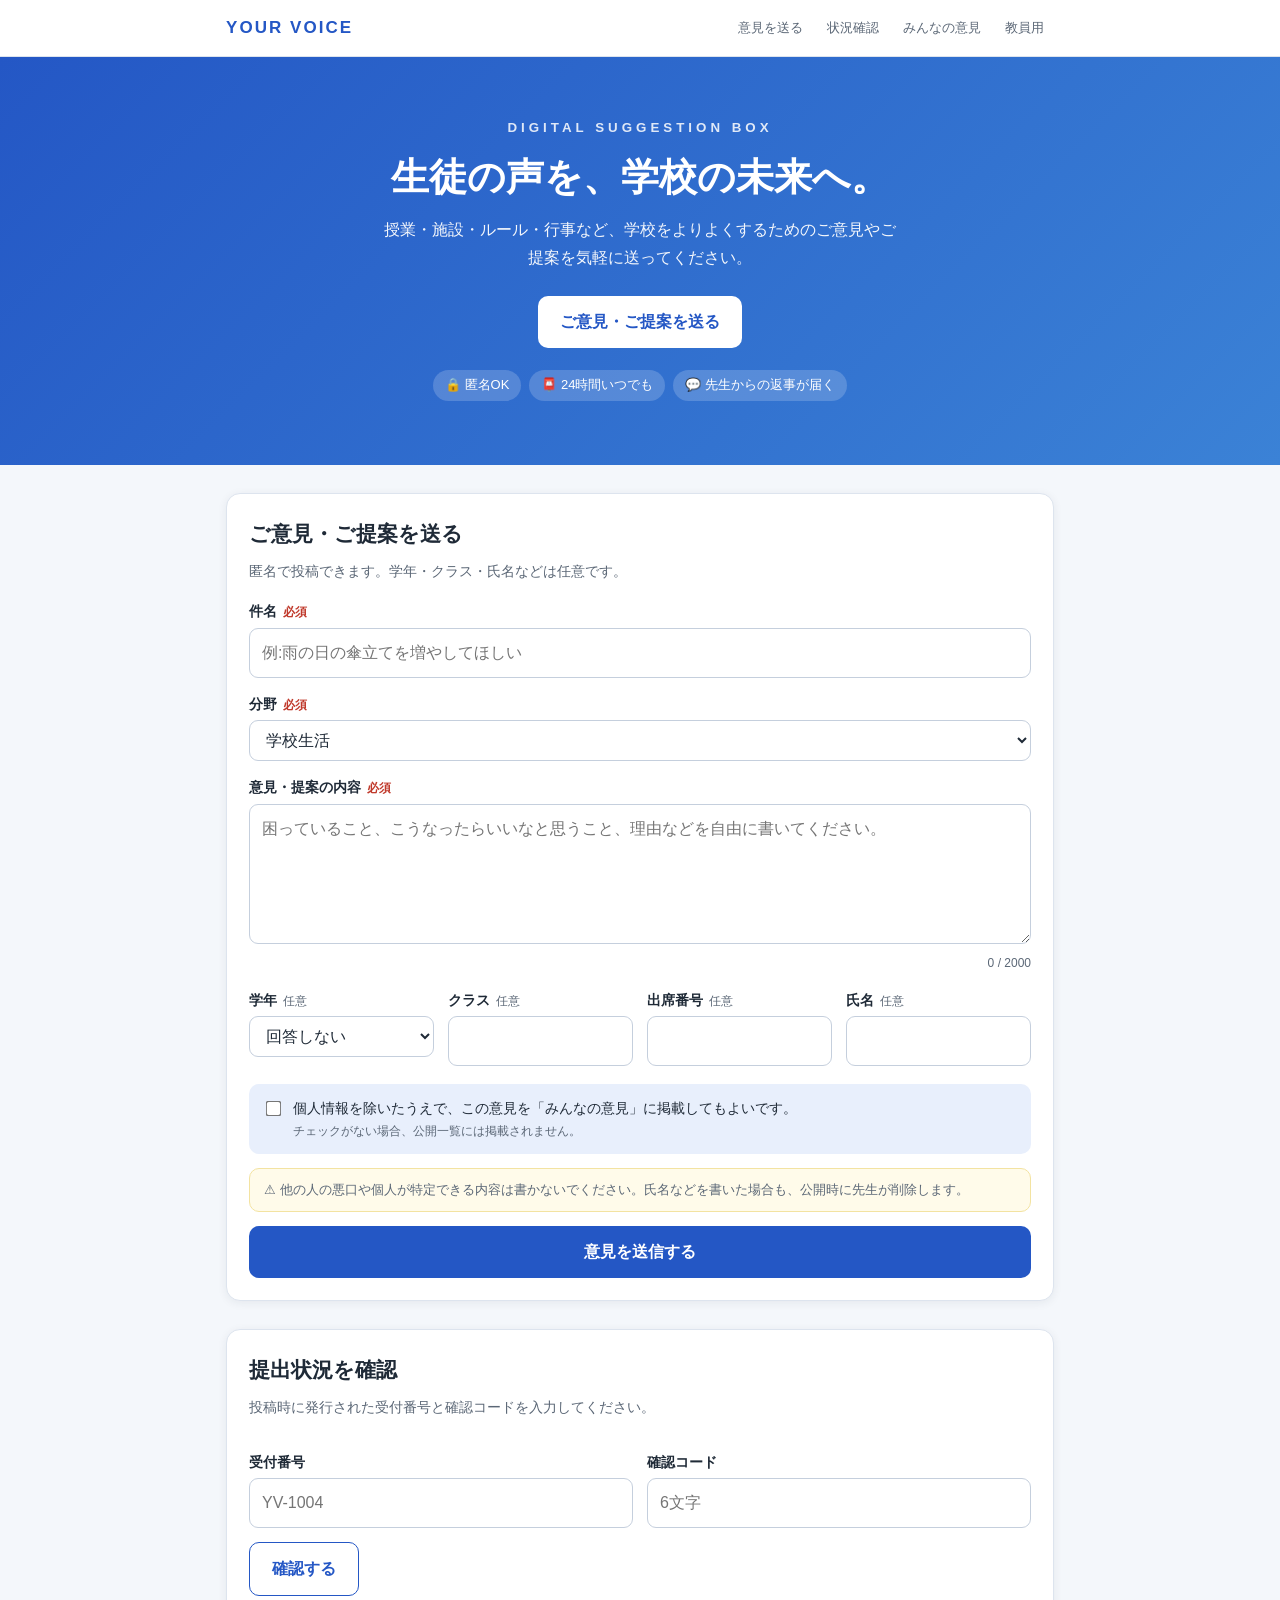
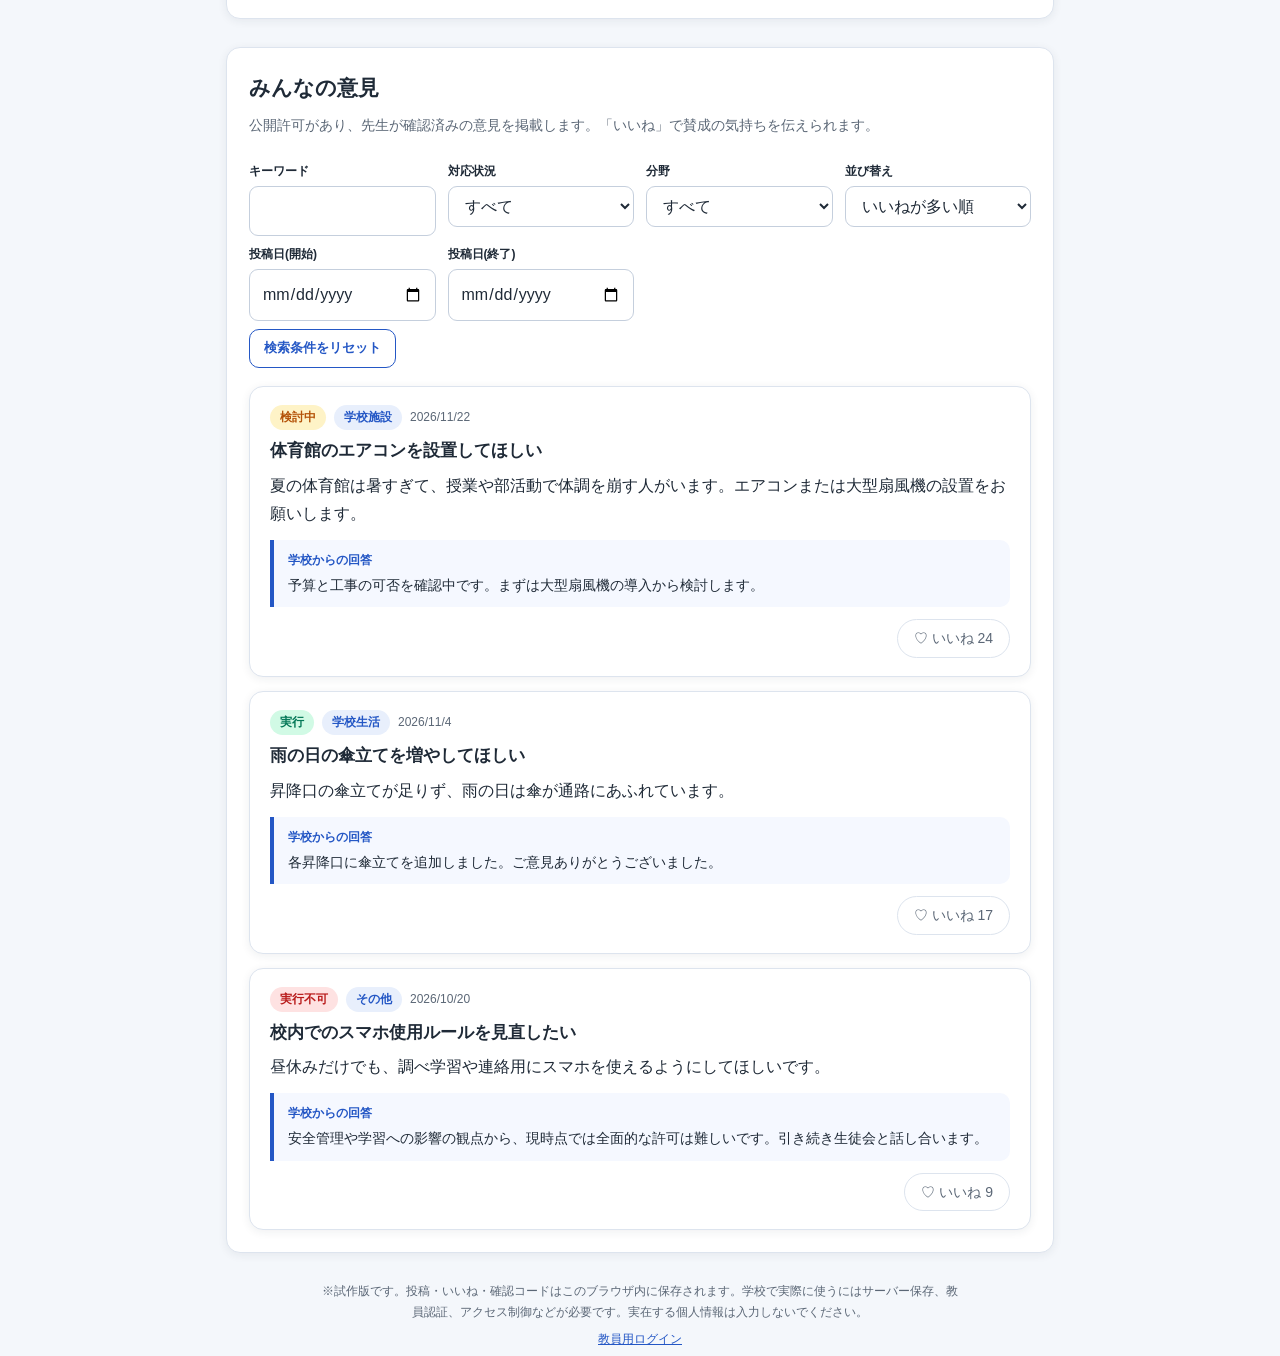
<file: index.html>
<!DOCTYPE html>
<html lang="ja">
<head>
<meta charset="utf-8">
<meta name="viewport" content="width=device-width,initial-scale=1">
<title>YOUR VOICE | 学校のデジタル目安箱</title>
<link rel="stylesheet" href="style.css">
</head>
<body>

<header class="top">
  <div class="wrap">
    <a class="logo" href="#top">YOUR VOICE</a>
    <nav class="nav">
      <a href="#submit">意見を送る</a>
      <a href="#check">状況確認</a>
      <a href="#public">みんなの意見</a>
      <a href="teacher.html">教員用</a>
    </nav>
  </div>
</header>

<div class="hero" id="top">
  <div class="wrap">
    <small>DIGITAL SUGGESTION BOX</small>
    <h1>生徒の声を、学校の未来へ。</h1>
    <p>授業・施設・ルール・行事など、学校をよりよくするためのご意見やご提案を気軽に送ってください。</p>
    <a class="btn white" href="#submit">ご意見・ご提案を送る</a>
    <div class="tags"><span>🔒 匿名OK</span><span>📮 24時間いつでも</span><span>💬 先生からの返事が届く</span></div>
  </div>
</div>

<main class="wrap">

  <section class="block" id="submit">
    <div class="card">
      <h2>ご意見・ご提案を送る</h2>
      <p class="lead">匿名で投稿できます。学年・クラス・氏名などは任意です。</p>

      <form id="form">
        <label for="subject">件名<span class="req">必須</span></label>
        <input type="text" id="subject" maxlength="60" required placeholder="例:雨の日の傘立てを増やしてほしい">

        <label for="category">分野<span class="req">必須</span></label>
        <select id="category" required></select>

        <label for="body">意見・提案の内容<span class="req">必須</span></label>
        <textarea id="body" maxlength="2000" required placeholder="困っていること、こうなったらいいなと思うこと、理由などを自由に書いてください。"></textarea>
        <div class="count"><span id="cnt">0</span> / 2000</div>

        <div class="row">
          <div><label for="grade">学年<span class="opt">任意</span></label>
            <select id="grade"><option value="">回答しない</option><option>1年</option><option>2年</option><option>3年</option></select></div>
          <div><label for="cls">クラス<span class="opt">任意</span></label><input type="text" id="cls" maxlength="10"></div>
          <div><label for="num">出席番号<span class="opt">任意</span></label><input type="text" id="num" maxlength="10"></div>
          <div><label for="name">氏名<span class="opt">任意</span></label><input type="text" id="name" maxlength="30"></div>
        </div>

        <label class="check" for="consent">
          <input type="checkbox" id="consent">
          <span>個人情報を除いたうえで、この意見を「みんなの意見」に掲載してもよいです。
            <small>チェックがない場合、公開一覧には掲載されません。</small></span>
        </label>

        <div class="note">⚠ 他の人の悪口や個人が特定できる内容は書かないでください。氏名などを書いた場合も、公開時に先生が削除します。</div>

        <button class="btn block" type="submit">意見を送信する</button>
      </form>

      <div class="receipt" id="receipt" role="status">
        <h3>✅ ご意見を受け付けました。</h3>
        <p>状況確認に必要なので、受付番号と確認コードを控えてください。(スクリーンショット推奨)</p>
        <div class="codes">
          <div><small>受付番号</small><b id="rNo"></b></div>
          <div><small>確認コード</small><b id="rCode"></b></div>
        </div>
        <p style="margin:0;font-size:13px;color:var(--sub)">確認コードはこの画面でのみ表示します。</p>
      </div>
    </div>
  </section>

  <section class="block" id="check">
    <div class="card">
      <h2>提出状況を確認</h2>
      <p class="lead">投稿時に発行された受付番号と確認コードを入力してください。</p>
      <form id="checkForm">
        <div class="row">
          <div><label for="cNo">受付番号</label><input type="text" id="cNo" placeholder="YV-1004" autocomplete="off"></div>
          <div><label for="cCode">確認コード</label><input type="text" id="cCode" placeholder="6文字" autocomplete="off"></div>
        </div>
        <button class="btn ghost" type="submit" style="margin-top:14px">確認する</button>
      </form>
      <div id="checkResult"></div>
    </div>
  </section>

  <section class="block" id="public">
    <div class="card">
      <h2>みんなの意見</h2>
      <p class="lead">公開許可があり、先生が確認済みの意見を掲載します。「いいね」で賛成の気持ちを伝えられます。</p>

      <div class="filters">
        <div><label for="fKey">キーワード</label><input type="search" id="fKey"></div>
        <div><label for="fStatus">対応状況</label>
          <select id="fStatus"><option value="">すべて</option><option>受付済み</option><option>検討中</option><option>実行</option><option>実行不可</option></select></div>
        <div><label for="fCat">分野</label><select id="fCat"><option value="">すべて</option></select></div>
        <div><label for="fSort">並び替え</label>
          <select id="fSort"><option value="likes">いいねが多い順</option><option value="new">最新順</option><option value="old">最古順</option></select></div>
        <div><label for="fFrom">投稿日(開始)</label><input type="date" id="fFrom"></div>
        <div><label for="fTo">投稿日(終了)</label><input type="date" id="fTo"></div>
      </div>
      <button class="btn ghost small" id="fReset" type="button">検索条件をリセット</button>

      <div class="posts" id="posts"></div>
    </div>
  </section>

</main>

<footer class="wrap">
  <p>※試作版です。投稿・いいね・確認コードはこのブラウザ内に保存されます。学校で実際に使うにはサーバー保存、教員認証、アクセス制御などが必要です。実在する個人情報は入力しないでください。</p>
  <p><a href="teacher.html">教員用ログイン</a></p>
</footer>

<script src="app.js"></script>
<script>
(function () {
  var $ = function (id) { return document.getElementById(id); };
  var esc = YV.esc;

  // 選択肢
  YV.CATEGORIES.forEach(function (c) {
    $('category').insertAdjacentHTML('beforeend', '<option>' + c + '</option>');
    $('fCat').insertAdjacentHTML('beforeend', '<option>' + c + '</option>');
  });
  $('body').addEventListener('input', function () { $('cnt').textContent = $('body').value.length; });

  // 投稿
  $('form').addEventListener('submit', function (e) {
    e.preventDefault();
    var p = YV.add({
      subject: $('subject').value.trim(), category: $('category').value, body: $('body').value.trim(),
      grade: $('grade').value, cls: $('cls').value.trim(), num: $('num').value.trim(), name: $('name').value.trim(),
      publicConsent: $('consent').checked
    });
    $('rNo').textContent = p.no; $('rCode').textContent = p.code;
    $('receipt').classList.add('show');
    $('form').reset(); $('cnt').textContent = 0;
    $('receipt').scrollIntoView({ behavior: 'smooth', block: 'center' });
  });

  // 状況確認
  $('checkForm').addEventListener('submit', function (e) {
    e.preventDefault();
    var p = YV.find($('cNo').value, $('cCode').value), box = $('checkResult');
    if (!p) { box.innerHTML = '<div class="note" style="background:#fff1f1;border-color:#f3b4b4">受付番号または確認コードが一致しません。入力をご確認ください。</div>'; return; }
    box.innerHTML =
      '<div class="post" style="margin-top:16px"><div class="meta">' + YV.badge(p.status) +
      '<span class="chip">' + esc(p.category) + '</span><span>' + YV.date(p.createdAt) + ' 受付</span></div>' +
      '<h3>' + esc(p.subject) + '</h3><p>' + esc(p.body) + '</p>' +
      (p.reply ? '<div class="reply"><b>学校からの回答</b>' + esc(p.reply) + '</div>'
               : '<div class="reply"><b>学校からの回答</b>まだ回答はありません。確認までしばらくお待ちください。</div>') +
      '<p style="margin-top:10px;font-size:13px;color:var(--sub)">公開状況:' +
      (p.approved ? '「みんなの意見」に掲載中' : (p.publicConsent ? '先生が確認中(確認後に掲載されます)' : '非公開(先生だけが見ています)')) + '</p></div>';
  });

  // 公開一覧
  function render() {
    var key = $('fKey').value.trim().toLowerCase(), st = $('fStatus').value, cat = $('fCat').value, sort = $('fSort').value;
    var from = $('fFrom').value ? new Date($('fFrom').value + 'T00:00:00') : null;
    var to = $('fTo').value ? new Date($('fTo').value + 'T23:59:59') : null;
    var list = YV.all().filter(function (p) {
      if (!p.approved || !p.publicConsent) return false;
      if (st && p.status !== st) return false;
      if (cat && p.category !== cat) return false;
      var d = new Date(p.createdAt);
      if (from && d < from) return false;
      if (to && d > to) return false;
      if (key && (p.publicSubject + ' ' + p.publicBody + ' ' + p.reply).toLowerCase().indexOf(key) < 0) return false;
      return true;
    });
    list.sort(function (a, b) {
      if (sort === 'likes') return (b.likes - a.likes) || (new Date(b.createdAt) - new Date(a.createdAt));
      if (sort === 'old') return new Date(a.createdAt) - new Date(b.createdAt);
      return new Date(b.createdAt) - new Date(a.createdAt);
    });
    $('posts').innerHTML = list.length ? list.map(function (p) {
      var on = YV.isLiked(p.id);
      return '<article class="post"><div class="meta">' + YV.badge(p.status) + '<span class="chip">' + esc(p.category) + '</span><span>' + YV.date(p.createdAt) + '</span></div>' +
        '<h3>' + esc(p.publicSubject) + '</h3><p>' + esc(p.publicBody) + '</p>' +
        (p.reply ? '<div class="reply"><b>学校からの回答</b>' + esc(p.reply) + '</div>' : '') +
        '<div class="foot"><button class="like' + (on ? ' on' : '') + '" data-id="' + p.id + '">' + (on ? '♥' : '♡') + ' いいね ' + (p.likes || 0) + '</button></div></article>';
    }).join('') : '<div class="empty">条件に合う意見はまだありません。</div>';
  }
  $('posts').addEventListener('click', function (e) {
    var b = e.target.closest('.like'); if (!b) return;
    YV.toggleLike(b.getAttribute('data-id')); render();
  });
  ['fKey', 'fStatus', 'fCat', 'fSort', 'fFrom', 'fTo'].forEach(function (id) {
    $(id).addEventListener('input', render); $(id).addEventListener('change', render);
  });
  $('fReset').addEventListener('click', function () {
    ['fKey', 'fStatus', 'fCat', 'fFrom', 'fTo'].forEach(function (id) { $(id).value = ''; });
    $('fSort').value = 'likes'; render();
  });
  render();
})();
</script>
</body>
</html>
</file>
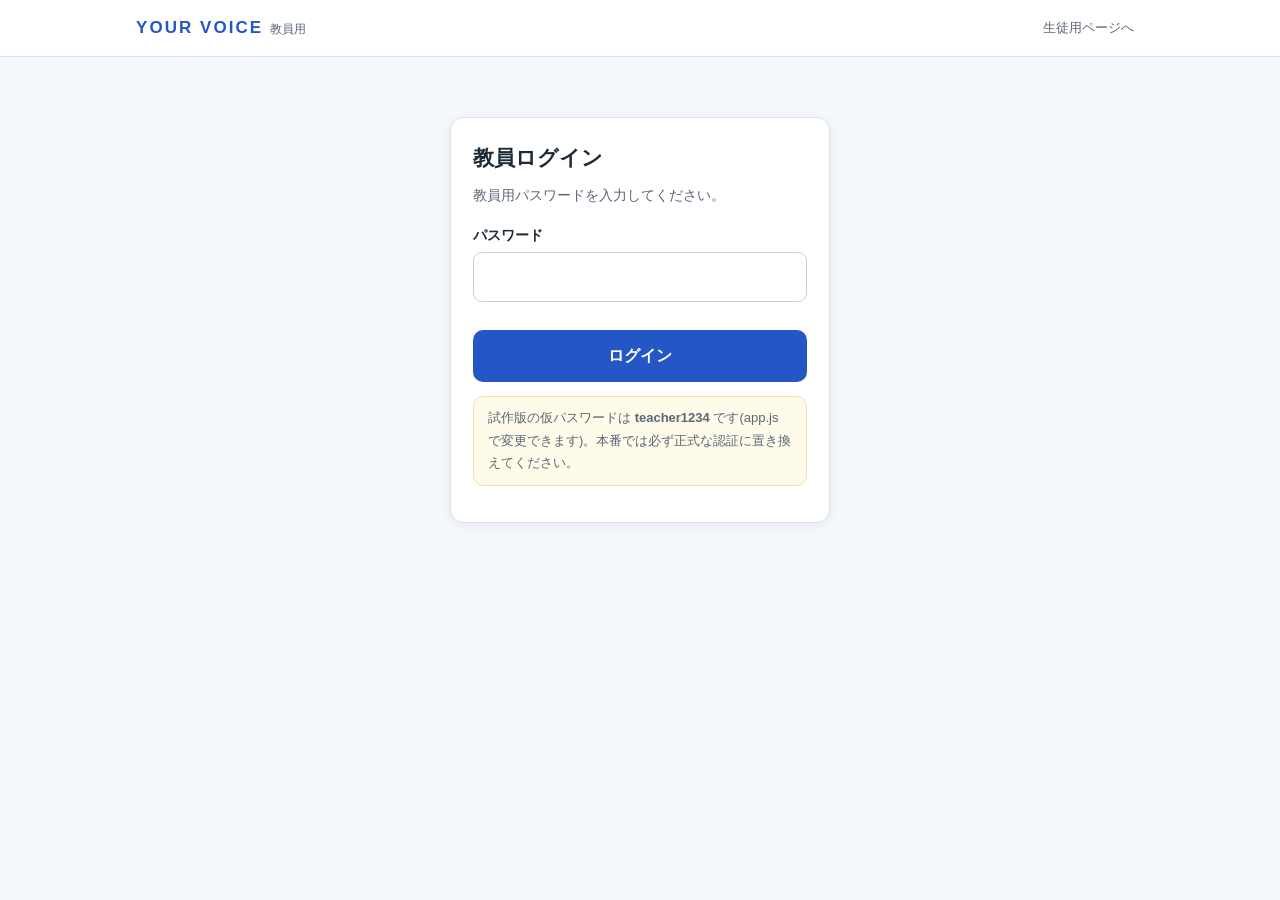
<file: teacher.html>
<!DOCTYPE html>
<html lang="ja">
<head>
<meta charset="utf-8">
<meta name="viewport" content="width=device-width,initial-scale=1">
<meta name="robots" content="noindex,nofollow">
<title>教員用 | YOUR VOICE</title>
<link rel="stylesheet" href="style.css">
</head>
<body>

<header class="top">
  <div class="wrap wide">
    <a class="logo" href="index.html">YOUR VOICE <span style="font-weight:500;font-size:12px;letter-spacing:0;color:var(--sub)">教員用</span></a>
    <nav class="nav"><a href="index.html">生徒用ページへ</a><a href="#" id="logout" hidden>ログアウト</a></nav>
  </div>
</header>

<!-- ログイン -->
<main class="wrap" id="loginView" hidden>
  <div class="card login">
    <h2>教員ログイン</h2>
    <p class="lead">教員用パスワードを入力してください。</p>
    <form id="loginForm">
      <label for="pw">パスワード</label>
      <input type="password" id="pw" autocomplete="current-password">
      <div id="loginErr" style="color:var(--s3);font-size:13px;min-height:22px;margin-top:6px"></div>
      <button class="btn block" type="submit">ログイン</button>
    </form>
    <p class="note">試作版の仮パスワードは <b>teacher1234</b> です(app.js で変更できます)。本番では必ず正式な認証に置き換えてください。</p>
  </div>
</main>

<!-- 管理画面 -->
<main class="wrap wide" id="adminView" hidden>

  <div class="stats" id="stats"></div>

  <div class="card">
    <h2>投稿の管理</h2>
    <p class="lead">状況の変更・回答の記入・公開の可否を設定できます。変更は「保存」で反映されます。</p>

    <div class="filters">
      <div><label for="tKey">キーワード</label><input type="search" id="tKey"></div>
      <div><label for="tStatus">対応状況</label>
        <select id="tStatus"><option value="">すべて</option><option>受付済み</option><option>検討中</option><option>実行</option><option>実行不可</option></select></div>
      <div><label for="tPub">公開状況</label>
        <select id="tPub"><option value="">すべて</option><option value="wait">公開待ち(公開許可あり・未承認)</option><option value="on">掲載中</option><option value="off">非公開</option></select></div>
      <div><label for="tSort">並び替え</label>
        <select id="tSort"><option value="new">新しい順</option><option value="old">古い順</option><option value="likes">いいね順</option></select></div>
    </div>

    <div class="toolbar">
      <button class="btn ghost small" id="csv" type="button">CSVで書き出す</button>
      <button class="btn ghost small" id="addSample" type="button">サンプルを追加</button>
      <button class="btn ghost small" id="rmSample" type="button">サンプルを削除</button>
      <button class="btn danger small" id="clearAll" type="button">全データを削除</button>
    </div>
  </div>

  <div class="posts" id="list"></div>

  <footer>
    <p>※試作版です。データはこのブラウザ内にのみ保存されるため、生徒の投稿を先生のPCで見ることはまだできません。実運用にはサーバー保存と教員認証が必要です。</p>
  </footer>
</main>

<script src="app.js"></script>
<script>
(function () {
  var $ = function (id) { return document.getElementById(id); };
  var esc = YV.esc;

  function show() {
    var ok = YV.isTeacher();
    $('loginView').hidden = ok; $('adminView').hidden = !ok; $('logout').hidden = !ok;
    if (ok) render();
  }

  $('loginForm').addEventListener('submit', function (e) {
    e.preventDefault();
    if (YV.login($('pw').value)) { $('pw').value = ''; $('loginErr').textContent = ''; show(); }
    else $('loginErr').textContent = 'パスワードが違います。';
  });
  $('logout').addEventListener('click', function (e) { e.preventDefault(); YV.logout(); show(); });

  function stats() {
    var l = YV.all(), n = function (s) { return l.filter(function (p) { return p.status === s; }).length; };
    var wait = l.filter(function (p) { return p.publicConsent && !p.approved; }).length;
    var cell = function (v, t, c) { return '<div class="stat"><b' + (c ? ' style="color:' + c + '"' : '') + '>' + v + '</b><span>' + t + '</span></div>'; };
    $('stats').innerHTML = cell(l.length, '総投稿数') + cell(n('受付済み'), '未対応', 'var(--s0)') + cell(n('検討中'), '検討中', 'var(--s1)') +
      cell(n('実行'), '実行', 'var(--s2)') + cell(n('実行不可'), '実行不可', 'var(--s3)') + cell(wait, '公開待ち', 'var(--brand)');
  }

  function render() {
    stats();
    var key = $('tKey').value.trim().toLowerCase(), st = $('tStatus').value, pub = $('tPub').value, sort = $('tSort').value;
    var list = YV.all().filter(function (p) {
      if (st && p.status !== st) return false;
      if (pub === 'wait' && !(p.publicConsent && !p.approved)) return false;
      if (pub === 'on' && !p.approved) return false;
      if (pub === 'off' && (p.approved || p.publicConsent)) return false;
      if (key && (p.subject + ' ' + p.body + ' ' + p.no + ' ' + p.name + ' ' + p.reply).toLowerCase().indexOf(key) < 0) return false;
      return true;
    });
    list.sort(function (a, b) {
      if (sort === 'likes') return (b.likes - a.likes);
      if (sort === 'old') return new Date(a.createdAt) - new Date(b.createdAt);
      return new Date(b.createdAt) - new Date(a.createdAt);
    });
    $('list').innerHTML = list.length ? list.map(card).join('') : '<div class="card empty">該当する投稿はありません。</div>';
  }

  function card(p) {
    var who = [p.grade, p.cls && p.cls + '組', p.num && p.num + '番', p.name].filter(Boolean).join(' ') || '匿名';
    var opts = YV.STATUSES.map(function (s) { return '<option' + (s === p.status ? ' selected' : '') + '>' + s + '</option>'; }).join('');
    var canPub = p.publicConsent;
    return '<article class="tpost' + (p.status === '受付済み' ? ' new' : '') + '" data-id="' + p.id + '">' +
      '<div class="meta" style="display:flex;gap:8px;flex-wrap:wrap;align-items:center;font-size:12px;color:var(--sub)">' +
      '<b style="font-family:ui-monospace,monospace;color:var(--ink)">' + esc(p.no) + '</b>' + YV.badge(p.status) +
      '<span class="chip">' + esc(p.category) + '</span><span>' + YV.date(p.createdAt) + '</span>' +
      '<span>♥ ' + (p.likes || 0) + '</span>' + (p.approved ? '<span class="chip" style="background:#d1fae5;color:#047857">掲載中</span>' : '') +
      (p.sample ? '<span class="chip" style="background:#eee;color:#666">サンプル</span>' : '') + '</div>' +
      '<h3 style="margin:8px 0 0">' + esc(p.subject) + '</h3>' +
      '<div class="who">投稿者:' + esc(who) + '　/　公開許可:' + (canPub ? 'あり' : 'なし') + '</div>' +
      '<div class="body">' + esc(p.body) + '</div>' +
      '<div class="tools">' +
        '<div class="row"><div><label>対応状況</label><select class="f-status">' + opts + '</select></div></div>' +
        '<label>生徒への回答(投稿者の状況確認画面と、公開時は一覧にも表示されます)</label>' +
        '<textarea class="f-reply" placeholder="例:ご意見ありがとうございます。職員会議で検討します。">' + esc(p.reply) + '</textarea>' +
        '<label>公開用の件名<span class="opt">個人情報・特定できる表現は削除してください</span></label>' +
        '<input type="text" class="f-psub" value="' + esc(p.publicSubject) + '">' +
        '<label>公開用の本文</label>' +
        '<textarea class="f-pbody">' + esc(p.publicBody) + '</textarea>' +
        '<label class="check" style="margin-top:12px"><input type="checkbox" class="f-appr"' + (p.approved ? ' checked' : '') + (canPub ? '' : ' disabled') + '>' +
          '<span>「みんなの意見」に掲載する(確認済み)' + (canPub ? '' : '<small>投稿者の公開許可がないため掲載できません。</small>') + '</span></label>' +
        '<div class="actions"><button class="btn small f-save" type="button">保存</button>' +
          '<button class="btn danger small f-del" type="button">削除</button><span class="saved">保存しました</span></div>' +
      '</div></article>';
  }

  $('list').addEventListener('click', function (e) {
    var art = e.target.closest('.tpost'); if (!art) return;
    var id = art.getAttribute('data-id');
    if (e.target.classList.contains('f-save')) {
      var ap = art.querySelector('.f-appr');
      YV.update(id, {
        status: art.querySelector('.f-status').value, reply: art.querySelector('.f-reply').value.trim(),
        publicSubject: art.querySelector('.f-psub').value.trim(), publicBody: art.querySelector('.f-pbody').value.trim(),
        approved: !ap.disabled && ap.checked
      });
      stats();
      var s = art.querySelector('.saved'); s.classList.add('on'); setTimeout(function () { s.classList.remove('on'); }, 1600);
    }
    if (e.target.classList.contains('f-del')) {
      if (confirm('この投稿を完全に削除します。よろしいですか?')) { YV.remove(id); render(); }
    }
  });

  ['tKey', 'tStatus', 'tPub', 'tSort'].forEach(function (id) { $(id).addEventListener('input', render); $(id).addEventListener('change', render); });

  $('addSample').addEventListener('click', function () { YV.addSamples(); render(); });
  $('rmSample').addEventListener('click', function () { YV.removeSamples(); render(); });
  $('clearAll').addEventListener('click', function () { if (confirm('全ての投稿を削除します。元に戻せません。よろしいですか?')) { YV.clearAll(); render(); } });

  $('csv').addEventListener('click', function () {
    var rows = [['受付番号', '受付日', '分野', '件名', '内容', '学年', 'クラス', '出席番号', '氏名', '公開許可', '掲載', '状況', 'いいね', '回答']];
    YV.all().forEach(function (p) {
      rows.push([p.no, YV.date(p.createdAt), p.category, p.subject, p.body, p.grade, p.cls, p.num, p.name, p.publicConsent ? 'あり' : 'なし', p.approved ? '掲載中' : '', p.status, p.likes || 0, p.reply]);
    });
    var csv = '\uFEFF' + rows.map(function (r) { return r.map(function (v) { return '"' + String(v == null ? '' : v).replace(/"/g, '""') + '"'; }).join(','); }).join('\r\n');
    var a = document.createElement('a');
    a.href = URL.createObjectURL(new Blob([csv], { type: 'text/csv' })); a.download = 'yourvoice.csv'; a.click();
  });

  show();
})();
</script>
</body>
</html>
</file>
<file: style.css>
:root{
  --bg:#f4f7fb;--card:#ffffff;--ink:#1f2a37;--sub:#5b6776;--line:#dde4ee;
  --brand:#2457c5;--brand-d:#1b429a;--brand-l:#e8effc;
  --s0:#6b7280;--s0b:#eef0f3;--s1:#b45309;--s1b:#fef3c7;--s2:#047857;--s2b:#d1fae5;--s3:#b91c1c;--s3b:#fee2e2;
  --radius:14px;--shadow:0 2px 10px rgba(31,42,55,.07);
}
*{box-sizing:border-box}
html{scroll-behavior:smooth}
body{margin:0;background:var(--bg);color:var(--ink);line-height:1.75;
  font-family:"Hiragino Sans","Hiragino Kaku Gothic ProN","Noto Sans JP","Yu Gothic",Meiryo,sans-serif;font-size:16px}
a{color:var(--brand)}
.wrap{max-width:860px;margin:0 auto;padding:0 16px}
.wrap.wide{max-width:1040px}

/* header */
.top{background:#fff;border-bottom:1px solid var(--line);position:sticky;top:0;z-index:10}
.top .wrap{display:flex;align-items:center;justify-content:space-between;height:56px;gap:8px}
.logo{font-weight:800;letter-spacing:.12em;color:var(--brand);text-decoration:none;font-size:17px}
.nav{display:flex;gap:4px;flex-wrap:wrap;justify-content:flex-end}
.nav a{font-size:13px;color:var(--sub);text-decoration:none;padding:6px 10px;border-radius:8px}
.nav a:hover{background:var(--brand-l);color:var(--brand)}

/* hero */
.hero{background:linear-gradient(135deg,#2457c5,#3b82d6);color:#fff;padding:56px 0 64px;text-align:center}
.hero small{letter-spacing:.3em;opacity:.85;font-weight:700}
.hero h1{font-size:clamp(26px,6vw,38px);margin:10px 0 12px;line-height:1.4}
.hero p{margin:0 auto 24px;max-width:520px;opacity:.95}
.hero .tags{display:flex;gap:8px;justify-content:center;flex-wrap:wrap;margin-top:22px;font-size:13px}
.hero .tags span{background:rgba(255,255,255,.18);padding:4px 12px;border-radius:99px}

/* sections */
section.block{margin:28px 0}
.card{background:var(--card);border:1px solid var(--line);border-radius:var(--radius);box-shadow:var(--shadow);padding:22px}
h2{font-size:21px;margin:0 0 6px}
h2 + .lead{margin-top:0}
.lead{color:var(--sub);font-size:14px;margin:0 0 16px}

/* buttons */
.btn{display:inline-block;border:0;cursor:pointer;font:inherit;font-weight:700;background:var(--brand);color:#fff;
  padding:12px 22px;border-radius:10px;text-decoration:none;transition:.15s}
.btn:hover{background:var(--brand-d)}
.btn.white{background:#fff;color:var(--brand)}
.btn.white:hover{background:var(--brand-l)}
.btn.ghost{background:#fff;color:var(--brand);border:1px solid var(--brand)}
.btn.ghost:hover{background:var(--brand-l)}
.btn.danger{background:#fff;color:var(--s3);border:1px solid #f3b4b4}
.btn.danger:hover{background:var(--s3b)}
.btn.small{padding:7px 14px;font-size:13px}
.btn.block{width:100%}

/* forms */
label{display:block;font-weight:700;font-size:14px;margin:14px 0 4px}
label .req{color:#c0392b;font-size:12px;margin-left:6px}
label .opt{color:var(--sub);font-size:12px;font-weight:400;margin-left:6px}
input[type=text],input[type=search],input[type=password],input[type=date],select,textarea{
  width:100%;font:inherit;padding:10px 12px;border:1px solid #c5cfdd;border-radius:9px;background:#fff;color:var(--ink)}
textarea{min-height:140px;resize:vertical}
input:focus,select:focus,textarea:focus{outline:2px solid #9db8ee;border-color:var(--brand)}
.row{display:grid;grid-template-columns:repeat(auto-fit,minmax(150px,1fr));gap:0 14px}
.check{display:flex;gap:10px;align-items:flex-start;background:var(--brand-l);padding:12px 14px;border-radius:10px;margin-top:18px;font-weight:500}
.check input{margin-top:6px;transform:scale(1.2)}
.check small{display:block;color:var(--sub);font-size:12px}
.note{font-size:13px;color:var(--sub);background:#fffbea;border:1px solid #f3e3a1;border-radius:10px;padding:10px 14px;margin:14px 0}
.count{font-size:12px;color:var(--sub);text-align:right}

/* receipt */
.receipt{display:none;border:2px solid var(--s2);background:#f0fdf7;border-radius:var(--radius);padding:22px;margin-top:18px}
.receipt.show{display:block}
.receipt h3{margin:0 0 6px;color:var(--s2)}
.receipt .codes{display:flex;gap:12px;flex-wrap:wrap;margin:14px 0}
.receipt .codes div{background:#fff;border:1px solid #a7e3c9;border-radius:10px;padding:10px 18px;text-align:center;flex:1;min-width:140px}
.receipt .codes small{display:block;color:var(--sub);font-size:12px}
.receipt .codes b{font-size:24px;letter-spacing:.12em;font-family:ui-monospace,Menlo,Consolas,monospace}

/* badges */
.badge{display:inline-block;font-size:12px;font-weight:700;padding:2px 10px;border-radius:99px}
.b0{background:var(--s0b);color:var(--s0)}.b1{background:var(--s1b);color:var(--s1)}
.b2{background:var(--s2b);color:var(--s2)}.b3{background:var(--s3b);color:var(--s3)}
.chip{display:inline-block;font-size:12px;padding:2px 10px;border-radius:99px;background:var(--brand-l);color:var(--brand);font-weight:600}

/* filters */
.filters{display:grid;grid-template-columns:repeat(auto-fit,minmax(150px,1fr));gap:0 12px;margin-bottom:8px}
.filters label{margin-top:8px;font-size:12px}
.filters .btn{margin-top:8px}

/* posts */
.posts{display:grid;gap:14px;margin-top:18px}
.post{background:#fff;border:1px solid var(--line);border-radius:var(--radius);padding:18px 20px;box-shadow:var(--shadow)}
.post .meta{display:flex;gap:8px;flex-wrap:wrap;align-items:center;font-size:12px;color:var(--sub);margin-bottom:6px}
.post h3{margin:0 0 6px;font-size:17px}
.post p{margin:0;white-space:pre-wrap;word-break:break-word}
.reply{margin-top:12px;background:#f5f8ff;border-left:4px solid var(--brand);padding:10px 14px;border-radius:0 10px 10px 0;font-size:14px}
.reply b{display:block;color:var(--brand);font-size:12px;margin-bottom:2px}
.post .foot{display:flex;justify-content:flex-end;margin-top:12px}
.like{border:1px solid var(--line);background:#fff;border-radius:99px;padding:6px 16px;cursor:pointer;font:inherit;font-size:14px;color:var(--sub)}
.like:hover{border-color:#f4a3b5}
.like.on{background:#fff0f3;border-color:#f4a3b5;color:#c0264b;font-weight:700}
.empty{text-align:center;color:var(--sub);padding:28px 10px}

/* teacher */
.stats{display:grid;grid-template-columns:repeat(auto-fit,minmax(130px,1fr));gap:12px;margin:22px 0}
.stat{background:#fff;border:1px solid var(--line);border-radius:12px;padding:14px;text-align:center}
.stat b{display:block;font-size:28px;line-height:1.2}
.stat span{font-size:12px;color:var(--sub)}
.tpost{background:#fff;border:1px solid var(--line);border-radius:var(--radius);padding:18px 20px;box-shadow:var(--shadow)}
.tpost.new{border-left:5px solid var(--brand)}
.tpost .who{font-size:13px;background:#f7f7f9;border-radius:8px;padding:6px 10px;margin:8px 0;color:var(--sub)}
.tpost .body{white-space:pre-wrap;word-break:break-word;background:#fafbfd;border:1px solid var(--line);border-radius:10px;padding:12px 14px;margin:8px 0}
.tools{border-top:1px dashed var(--line);margin-top:12px;padding-top:6px}
.tools .actions{display:flex;gap:10px;flex-wrap:wrap;margin-top:14px;align-items:center}
.tools textarea{min-height:80px}
.saved{color:var(--s2);font-size:13px;font-weight:700;opacity:0;transition:.3s}
.saved.on{opacity:1}
.toolbar{display:flex;gap:10px;flex-wrap:wrap;margin-top:14px}
.login{max-width:380px;margin:60px auto}

footer{margin:40px 0 30px;font-size:12px;color:var(--sub);text-align:center}
footer p{max-width:640px;margin:6px auto}
@media (max-width:520px){.card{padding:16px}.hero{padding:40px 0 48px}}
</file>
